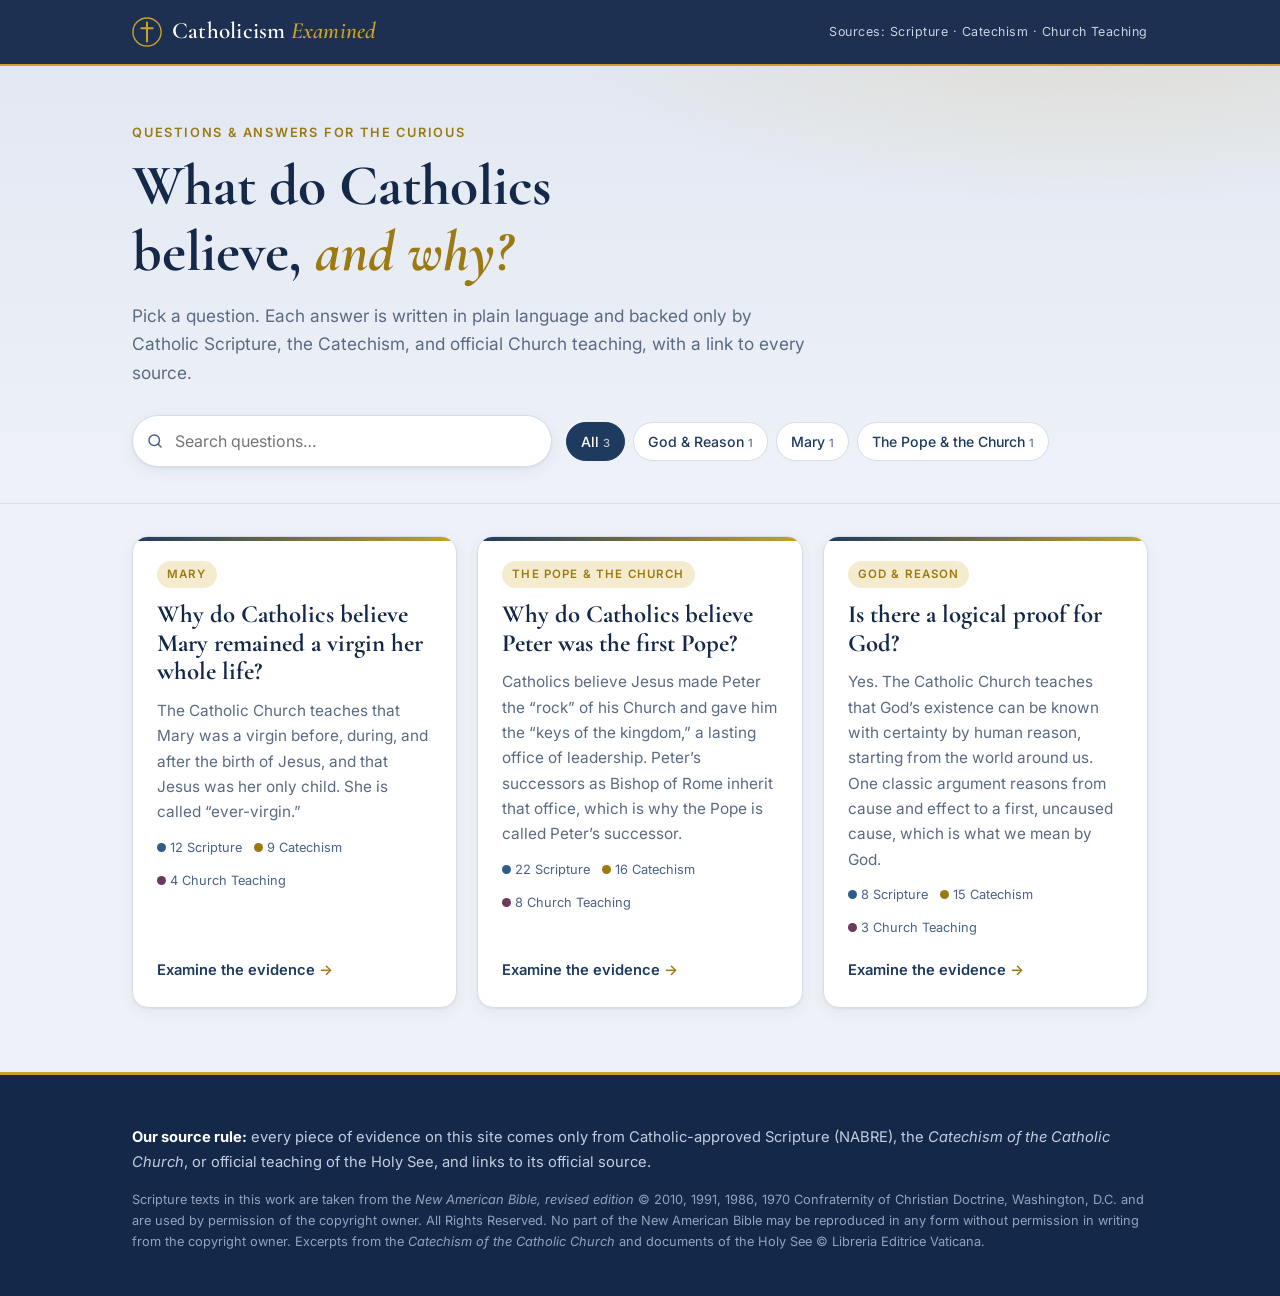
<file: index.html>
<!doctype html>
<html lang="en">
<head>
  <meta charset="utf-8">
  <meta name="viewport" content="width=device-width, initial-scale=1">
  <meta name="theme-color" content="#14284a">
  <title>Catholicism Examined</title>
  <meta name="description" content="Clear, sourced answers to common questions about Catholic beliefs, using only Scripture, the Catechism, and official Church teaching.">
  <link rel="preconnect" href="https://fonts.googleapis.com">
  <link rel="preconnect" href="https://fonts.gstatic.com" crossorigin>
  <link href="https://fonts.googleapis.com/css2?family=Cormorant+Garamond:ital,wght@0,500;0,600;0,700;1,500&family=Inter:wght@400;500;600&display=swap" rel="stylesheet">
  <link rel="stylesheet" href="css/styles.css">
</head>
<body>
  <a class="skip-link" href="#main">Skip to content</a>

  <header class="site-header">
    <div class="wrap header-inner">
      <a class="brand" href="#" aria-label="Catholicism Examined — home">
        <svg class="brand-mark" viewBox="0 0 32 32" aria-hidden="true">
          <circle cx="16" cy="16" r="15" fill="none" stroke="currentColor" stroke-width="1.5"/>
          <path d="M16 6v20M10 12h12" stroke="currentColor" stroke-width="2.2" stroke-linecap="round"/>
        </svg>
        <span>Catholicism <em>Examined</em></span>
      </a>
      <span class="header-tag">Sources: Scripture · Catechism · Church Teaching</span>
    </div>
  </header>

  <main id="main">
    <!-- HOME VIEW -->
    <section id="home-view" class="view">
      <div class="hero">
        <div class="wrap">
          <p class="eyebrow">Questions &amp; answers for the curious</p>
          <h1>What do Catholics believe, <span class="gold">and why?</span></h1>
          <p class="lede">Pick a question. Each answer is written in plain language and backed only by Catholic Scripture, the Catechism, and official Church teaching, with a link to every source.</p>
          <div class="controls">
            <label class="search">
              <svg viewBox="0 0 24 24" aria-hidden="true"><circle cx="11" cy="11" r="7" fill="none" stroke="currentColor" stroke-width="2"/><path d="M20 20l-4-4" stroke="currentColor" stroke-width="2" stroke-linecap="round"/></svg>
              <span class="sr-only">Search questions</span>
              <input id="search" type="search" placeholder="Search questions…" autocomplete="off">
            </label>
            <div id="category-filters" class="chips" role="group" aria-label="Filter by topic"></div>
          </div>
        </div>
      </div>
      <div class="wrap">
        <div id="claim-grid" class="claim-grid" aria-live="polite"></div>
        <p id="empty-state" class="empty" hidden>No questions match your search.</p>
      </div>
    </section>

    <!-- CLAIM DETAIL VIEW (filled in by js/app.js) -->
    <article id="claim-view" class="view" hidden></article>
  </main>

  <footer class="site-footer">
    <div class="wrap">
      <p><strong>Our source rule:</strong> every piece of evidence on this site comes only from Catholic-approved Scripture (NABRE), the <em>Catechism of the Catholic Church</em>, or official teaching of the Holy See, and links to its official source.</p>
      <p class="fine">Scripture texts in this work are taken from the <em>New American Bible, revised edition</em> © 2010, 1991, 1986, 1970 Confraternity of Christian Doctrine, Washington, D.C. and are used by permission of the copyright owner. All Rights Reserved. No part of the New American Bible may be reproduced in any form without permission in writing from the copyright owner. Excerpts from the <em>Catechism of the Catholic Church</em> and documents of the Holy See © Libreria Editrice Vaticana.</p>
    </div>
  </footer>

  <script src="js/claims.js"></script>
  <script src="js/app.js"></script>
</body>
</html>
</file>
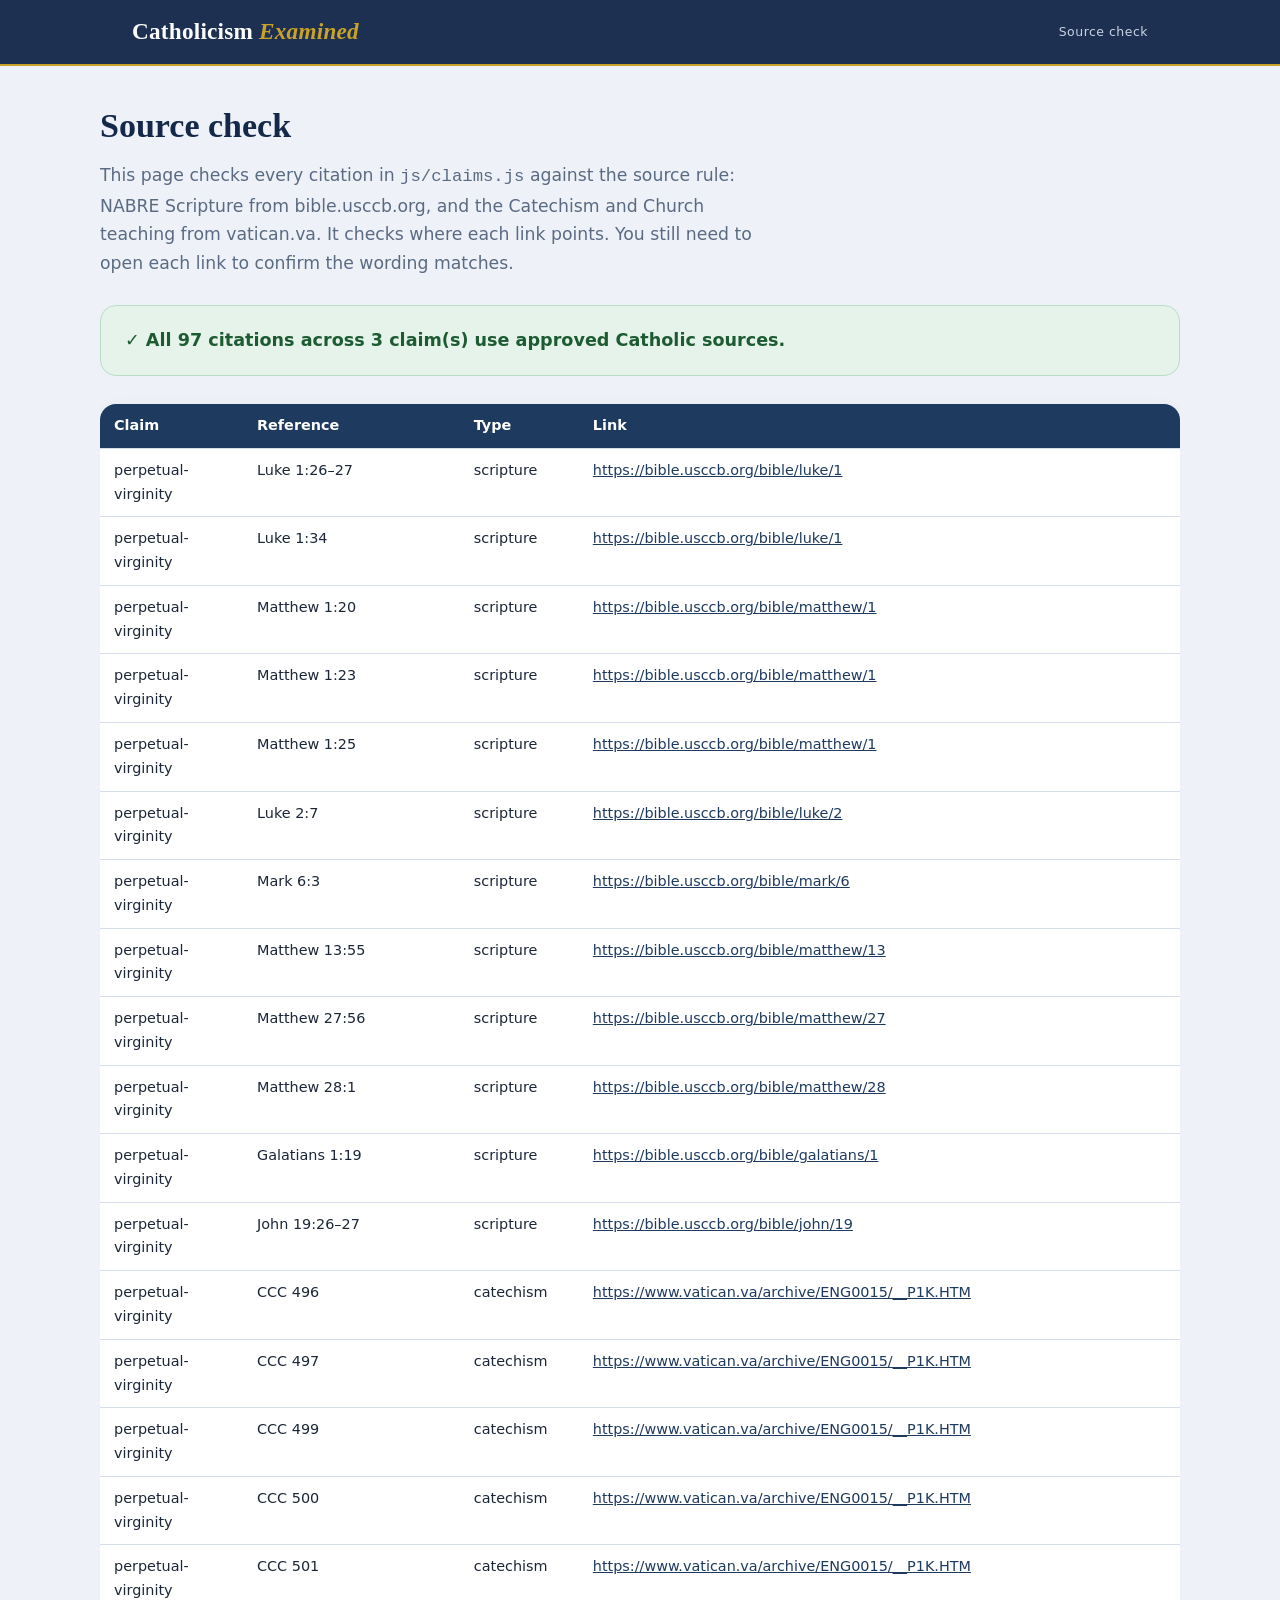
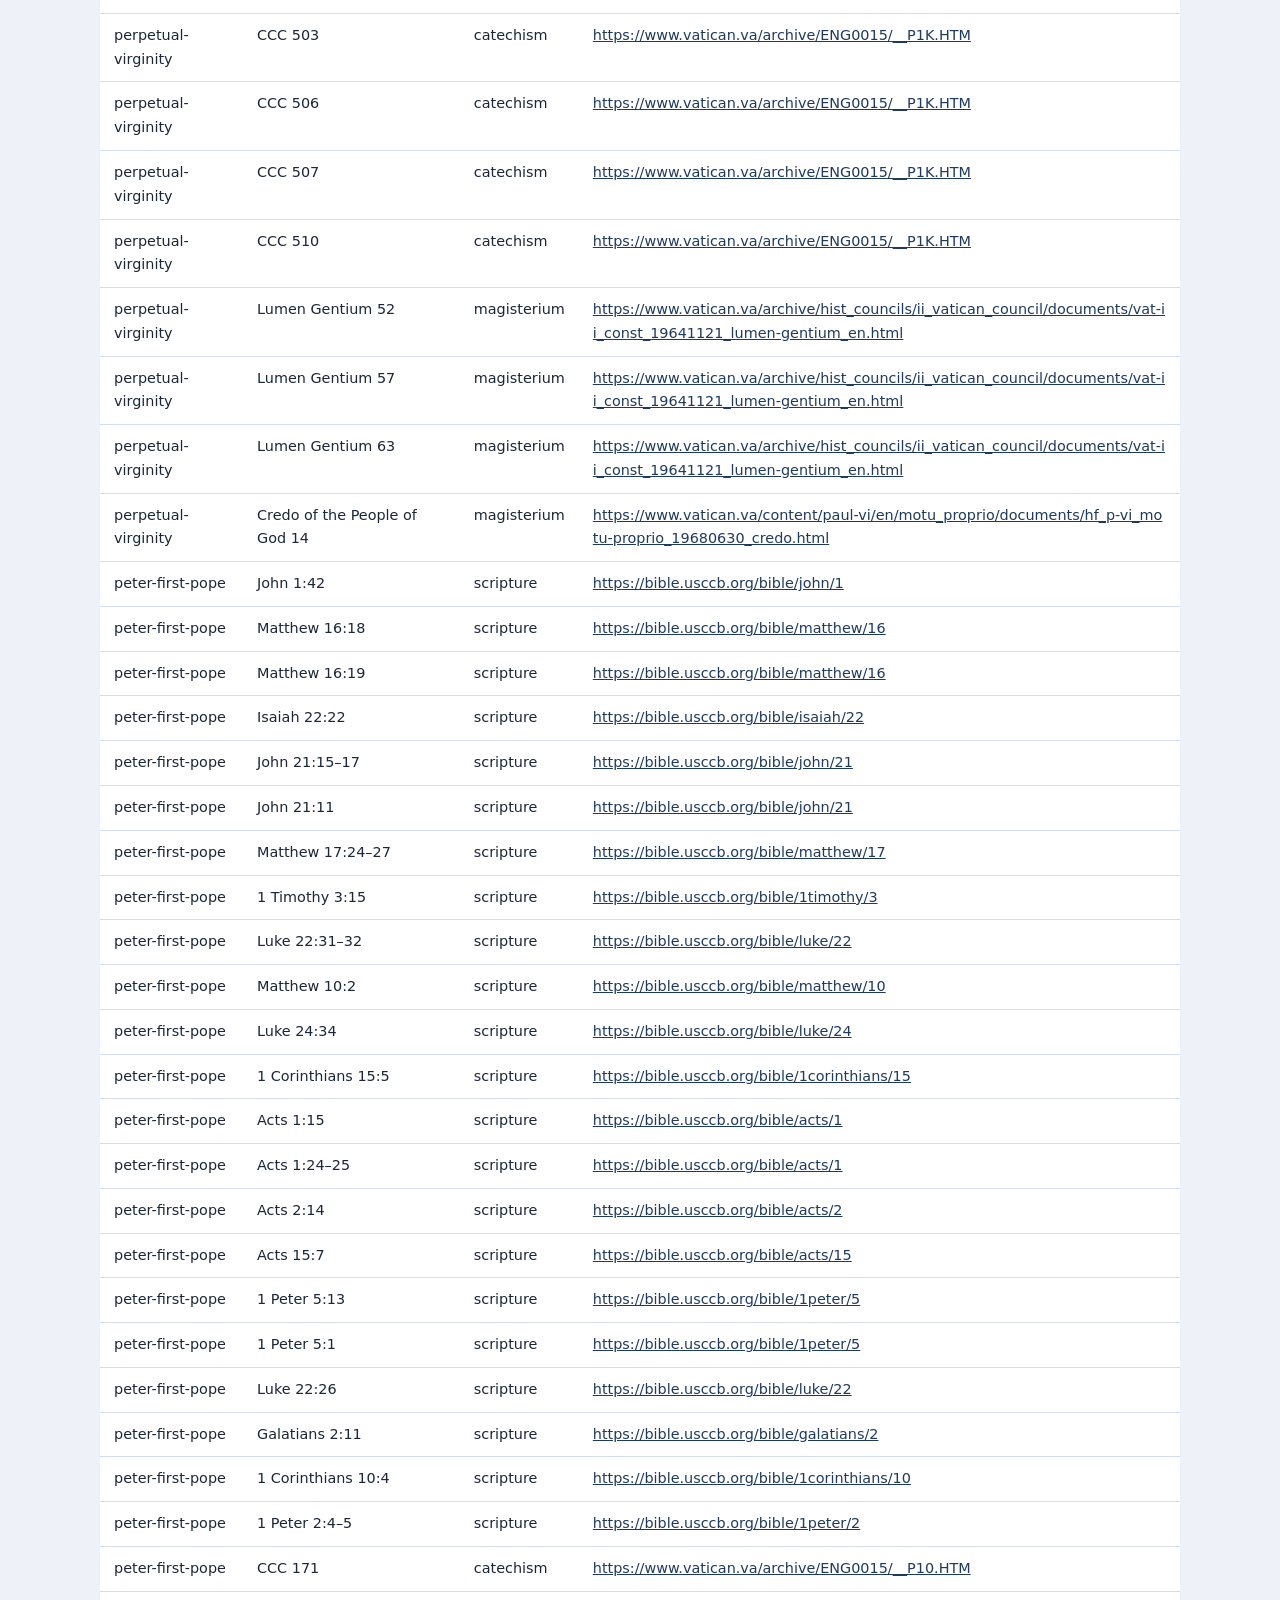
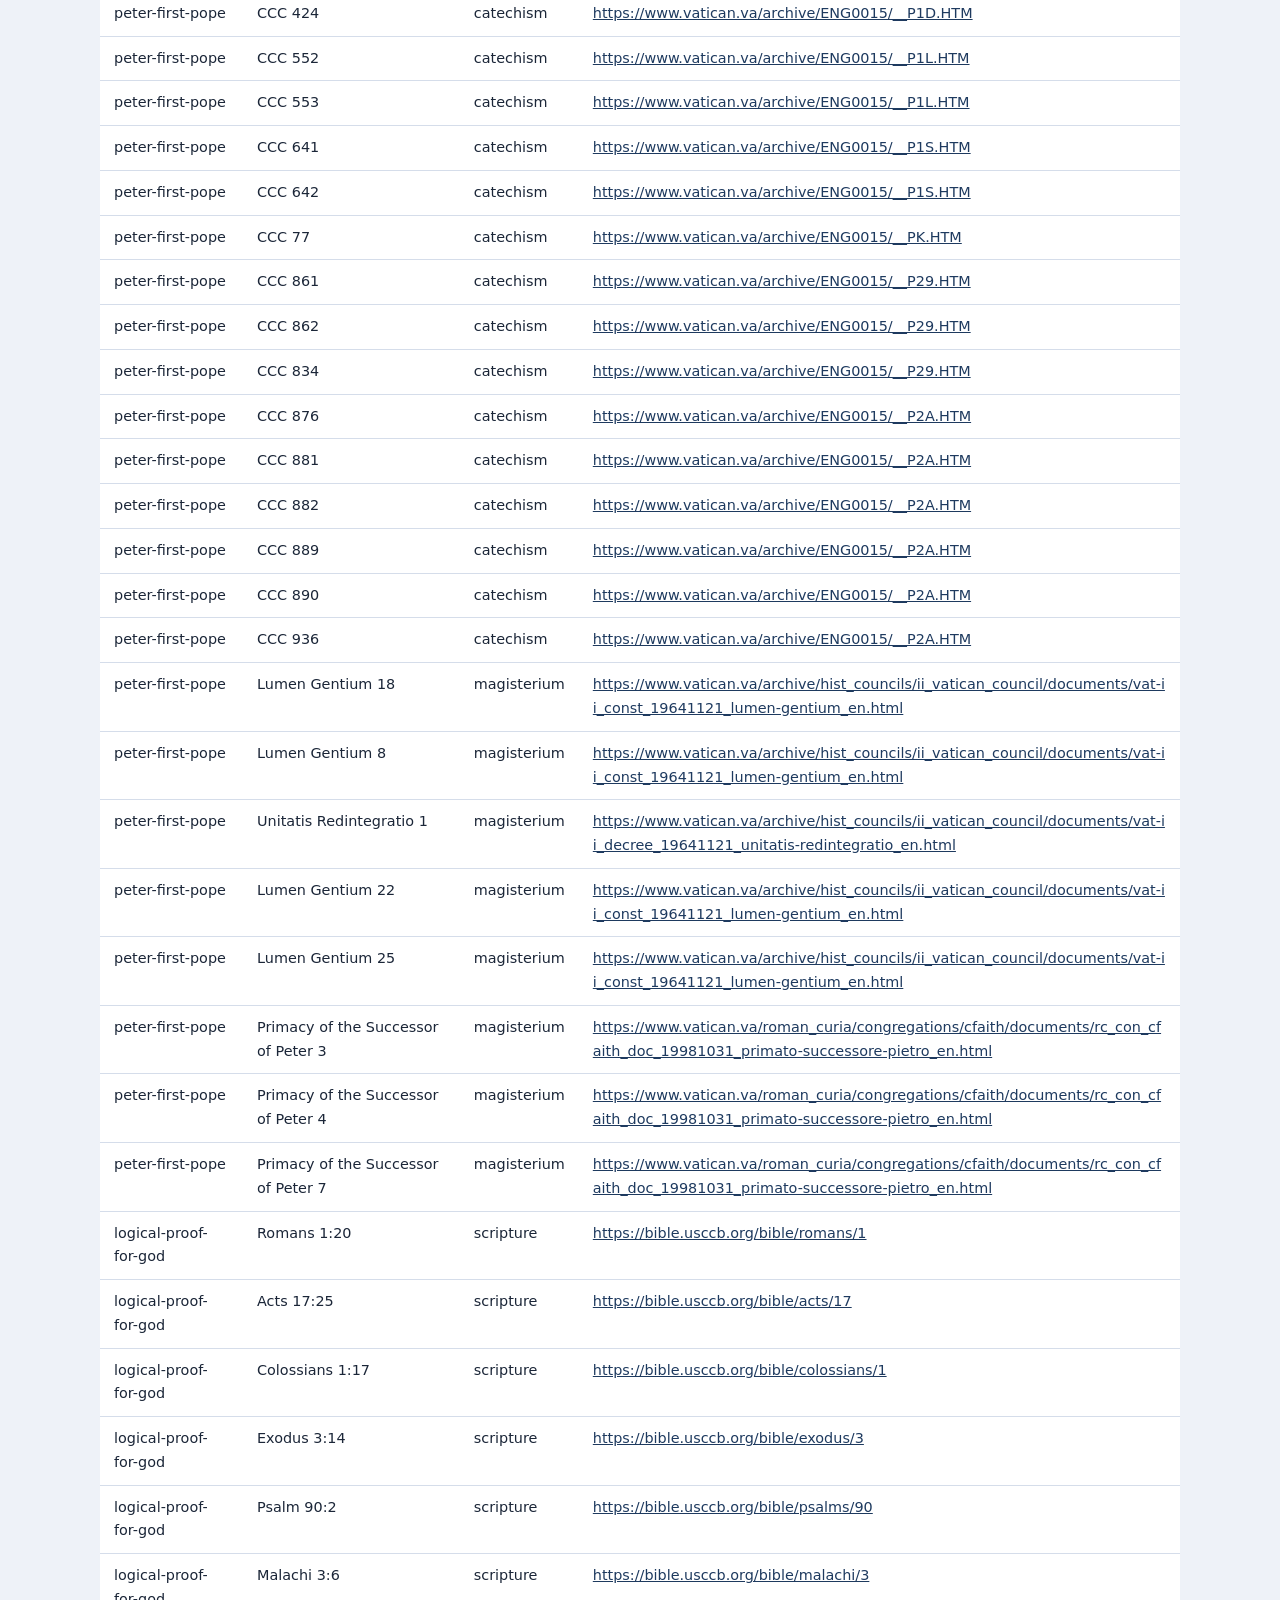
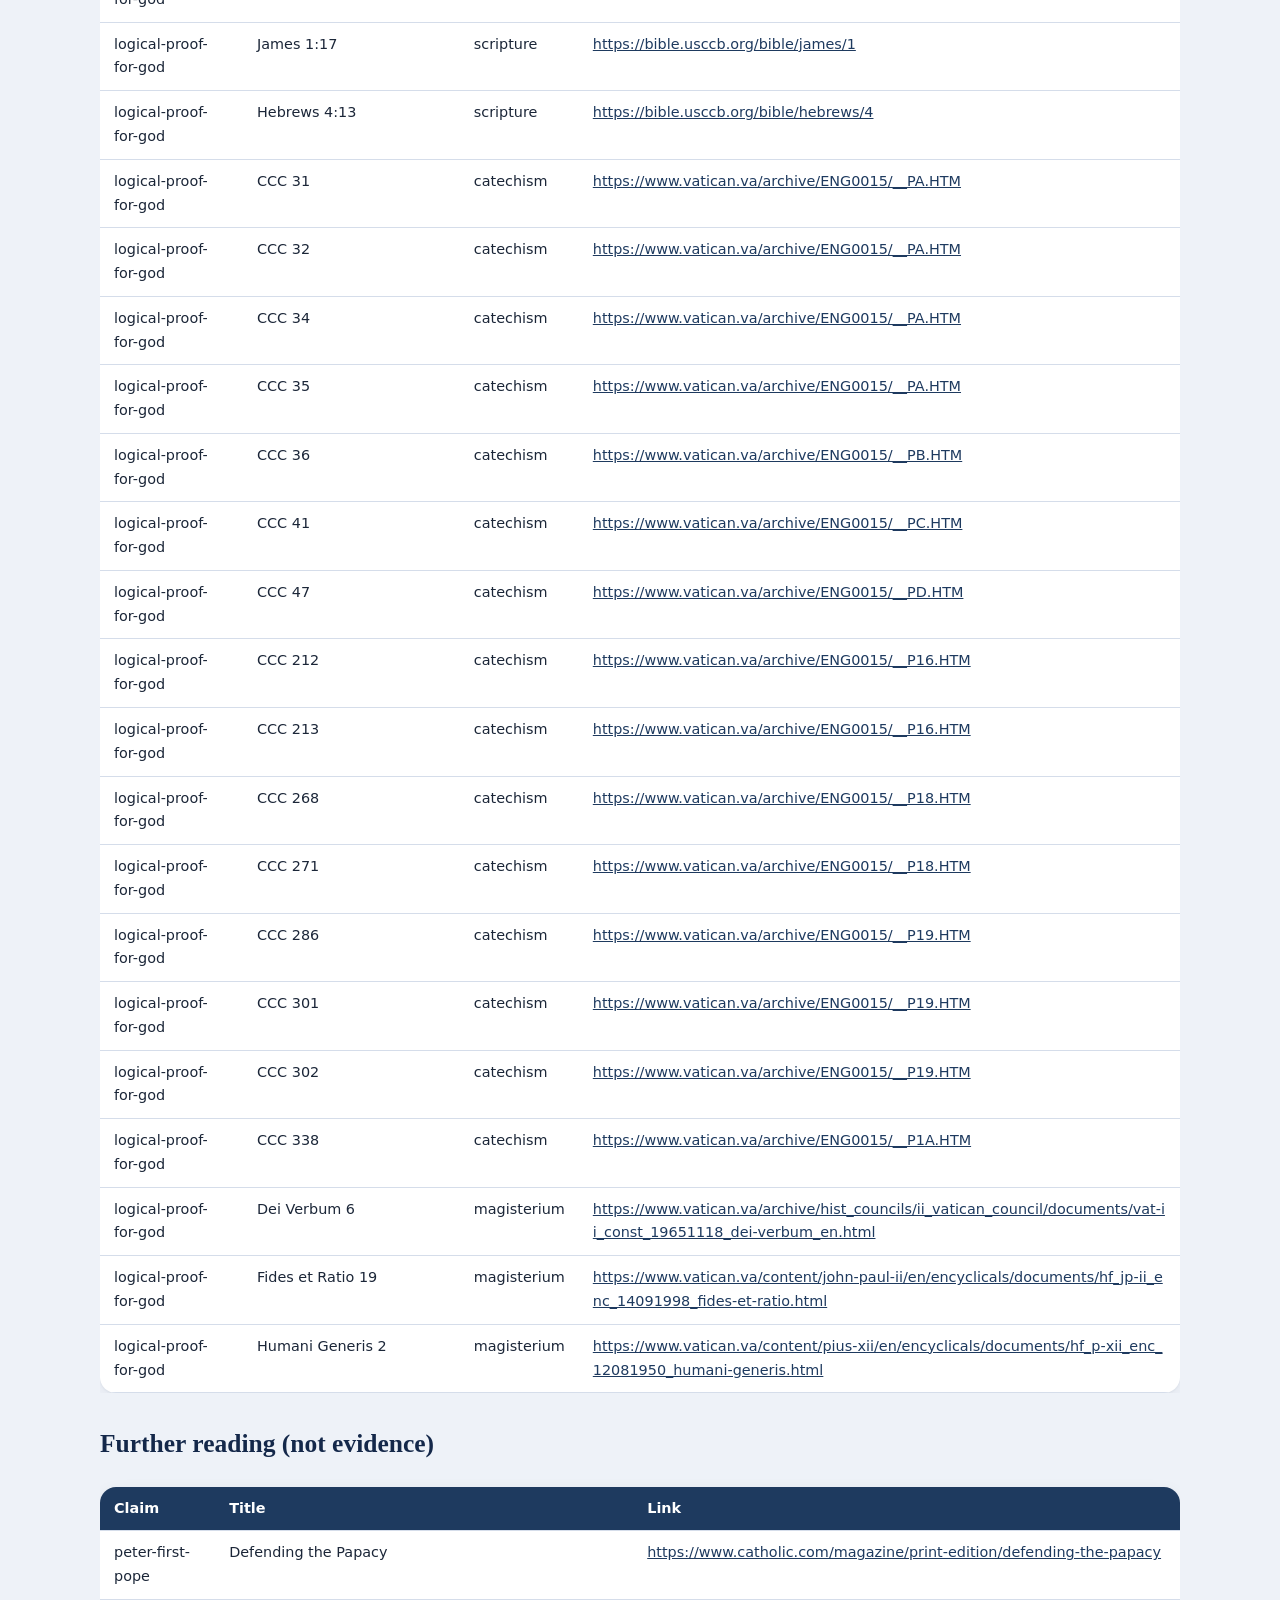
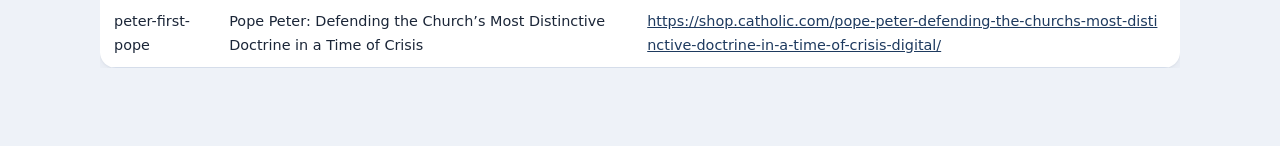
<file: verify.html>
<!doctype html>
<html lang="en">
<head>
  <meta charset="utf-8">
  <meta name="viewport" content="width=device-width, initial-scale=1">
  <title>Source Check · Catholicism Examined</title>
  <link rel="stylesheet" href="css/styles.css">
  <style>
    .report { padding: 40px 0 80px; }
    .status { padding: 20px 24px; border-radius: var(--radius); font-weight: 600; font-size: 1.1rem; }
    .status.pass { background: #e6f3ea; color: #1d5b33; border: 1px solid #b9dcc4; }
    .status.fail { background: #fbeaea; color: #8a1f1f; border: 1px solid #efc2c2; }
    .report table { width: 100%; border-collapse: collapse; margin-top: 28px; background: var(--surface); border-radius: var(--radius); overflow: hidden; box-shadow: var(--shadow); font-size: .9rem; }
    .report th, .report td { text-align: left; padding: 10px 14px; border-bottom: 1px solid var(--line); vertical-align: top; }
    .report th { background: var(--navy); color: #fff; font-weight: 600; }
    .report td a { word-break: break-all; }
    .table-wrap { overflow-x: auto; }
    .report li { margin-bottom: 6px; }
  </style>
</head>
<body>
  <header class="site-header"><div class="wrap header-inner"><a class="brand" href="index.html"><span>Catholicism <em>Examined</em></span></a><span class="header-tag">Source check</span></div></header>
  <main class="wrap report">
    <h1>Source check</h1>
    <p class="lede">This page checks every citation in <code>js/claims.js</code> against the source rule: NABRE Scripture from bible.usccb.org, and the Catechism and Church teaching from vatican.va. It checks where each link points. You still need to open each link to confirm the wording matches.</p>
    <div id="result"></div>
  </main>
  <script src="js/claims.js"></script>
  <script src="js/verify-rules.js"></script>
  <script>
    (function () {
      const esc = (s) => String(s ?? "").replace(/[&<>"]/g, (c) => ({ "&": "&amp;", "<": "&lt;", ">": "&gt;", '"': "&quot;" }[c]));
      const { errors, citations } = window.verifyClaims(window.CLAIMS, window.ALLOWED_SOURCES);
      const claims = window.CLAIMS || [];
      let html = errors.length
        ? `<div class="status fail">✗ Found ${errors.length} problem(s)</div><ul>${errors.map((e) => `<li>${esc(e)}</li>`).join("")}</ul>`
        : `<div class="status pass">✓ All ${citations} citations across ${claims.length} claim(s) use approved Catholic sources.</div>`;
      html += `<div class="table-wrap"><table><thead><tr><th>Claim</th><th>Reference</th><th>Type</th><th>Link</th></tr></thead><tbody>`;
      for (const c of claims) for (const ev of c.evidence || [])
        html += `<tr><td>${esc(c.id)}</td><td>${esc(ev.ref)}</td><td>${esc(ev.type)}</td><td><a href="${esc(ev.url)}" target="_blank" rel="noopener">${esc(ev.url)}</a></td></tr>`;
      html += `</tbody></table></div>`;
      const reading = claims.flatMap((c) => (c.furtherReading || []).map((r) => [c.id, r]));
      if (reading.length) {
        html += `<h2 style="margin-top:36px">Further reading (not evidence)</h2><div class="table-wrap"><table><thead><tr><th>Claim</th><th>Title</th><th>Link</th></tr></thead><tbody>`;
        for (const [id, r] of reading)
          html += `<tr><td>${esc(id)}</td><td>${esc(r.title)}</td><td><a href="${esc(r.url)}" target="_blank" rel="noopener">${esc(r.url)}</a></td></tr>`;
        html += `</tbody></table></div>`;
      }
      document.getElementById("result").innerHTML = html;
    })();
  </script>
</body>
</html>
</file>
<file: css/styles.css>
/* =========================================================
   Catholicism Examined — light navy & gold theme
   Change colors here and they update everywhere.
   ========================================================= */
:root {
  --bg:          #eef2f8;   /* light navy tint page background */
  --bg-deep:     #e2e8f2;
  --surface:     #ffffff;
  --navy:        #1e3a5f;   /* primary navy */
  --navy-deep:   #14284a;
  --navy-soft:   #4a6285;
  --ink:         #1b2638;   /* body text */
  --muted:       #5a6a82;
  --line:        #d5ddea;
  --gold:        #c9a227;   /* accent gold */
  --gold-deep:   #9c7a12;   /* gold for text (AA contrast on white) */
  --gold-soft:   #f5ecd0;
  --gold-faint:  #fbf6e7;

  --scripture:   #2f5d8a;
  --catechism:   #9c7a12;
  --magisterium: #6b3a5c;

  --radius:      16px;
  --radius-sm:   10px;
  --shadow:      0 1px 2px rgba(20,40,74,.06), 0 4px 16px rgba(20,40,74,.06);
  --shadow-lift: 0 2px 4px rgba(20,40,74,.08), 0 14px 32px rgba(20,40,74,.12);

  --serif: "Cormorant Garamond", Georgia, "Times New Roman", serif;
  --sans:  "Inter", system-ui, -apple-system, "Segoe UI", sans-serif;
}

*, *::before, *::after { box-sizing: border-box; }
html { scroll-behavior: smooth; -webkit-text-size-adjust: 100%; }
body {
  margin: 0;
  overflow-wrap: break-word;
  background: var(--bg);
  color: var(--ink);
  font: 400 17px/1.65 var(--sans);
  -webkit-font-smoothing: antialiased;
}
img, svg { display: block; }
a { color: var(--navy); }
h1, h2, h3 { font-family: var(--serif); color: var(--navy-deep); line-height: 1.15; margin: 0; }
button { font: inherit; cursor: pointer; -webkit-tap-highlight-color: transparent; touch-action: manipulation; }
:focus-visible { outline: 3px solid var(--gold); outline-offset: 2px; border-radius: 6px; }

.wrap { width: 100%; max-width: 1080px; margin: 0 auto; padding: 0 16px; }
@media (min-width: 720px) { .wrap { padding: 0 32px; } }

.sr-only { position: absolute; width: 1px; height: 1px; overflow: hidden; clip: rect(0 0 0 0); white-space: nowrap; }
.skip-link { position: absolute; left: -999px; top: 8px; background: var(--navy); color: #fff; padding: 8px 14px; border-radius: 8px; z-index: 100; }
.skip-link:focus { left: 8px; }

/* ---------- Header ---------- */
.site-header {
  position: sticky; top: 0; z-index: 20;
  background: rgba(20, 40, 74, .96);
  backdrop-filter: saturate(140%) blur(8px);
  border-bottom: 2px solid var(--gold);
}
.header-inner { display: flex; align-items: center; justify-content: space-between; gap: 16px; min-height: 64px; }
.brand { display: flex; align-items: center; gap: 10px; color: #fff; text-decoration: none; font: 600 1.45rem/1 var(--serif); letter-spacing: .01em; }
.brand em { font-style: italic; color: var(--gold); }
.brand-mark { width: 30px; height: 30px; color: var(--gold); }
.header-tag { color: #c9d3e3; font-size: .78rem; letter-spacing: .04em; display: none; }
@media (min-width: 720px) { .header-tag { display: block; } }

/* ---------- Hero ---------- */
.hero {
  background:
    radial-gradient(900px 300px at 85% -10%, rgba(201,162,39,.16), transparent 60%),
    linear-gradient(180deg, var(--bg-deep), var(--bg));
  padding: 56px 0 36px;
  border-bottom: 1px solid var(--line);
}
.eyebrow { margin: 0 0 10px; color: var(--gold-deep); font-weight: 600; font-size: .8rem; letter-spacing: .14em; text-transform: uppercase; }
.hero h1 { font-size: clamp(2.2rem, 6vw, 3.6rem); font-weight: 700; max-width: 16ch; }
.gold { color: var(--gold-deep); font-style: italic; }
.lede { max-width: 62ch; color: var(--muted); font-size: 1.08rem; margin: 16px 0 28px; }

.controls { display: flex; flex-wrap: wrap; gap: 14px; align-items: center; }
.search { position: relative; flex: 1 1 280px; max-width: 420px; }
.search svg { position: absolute; left: 14px; top: 50%; width: 18px; height: 18px; transform: translateY(-50%); color: var(--navy-soft); }
.search input {
  width: 100%; padding: 12px 14px 12px 42px;
  border: 1px solid var(--line); border-radius: 999px;
  background: var(--surface); color: var(--ink); font: inherit; font-size: 1rem;
  box-shadow: var(--shadow);
}
.search input:focus { outline: none; border-color: var(--gold); box-shadow: 0 0 0 3px rgba(201,162,39,.25); }

.chips { display: flex; flex-wrap: wrap; gap: 8px; }
.chip {
  border: 1px solid var(--line); background: var(--surface); color: var(--navy);
  padding: 7px 14px; border-radius: 999px; font-size: .88rem; font-weight: 500;
  transition: background .15s, color .15s, border-color .15s;
}
.chip:hover { border-color: var(--gold); }
.chip[aria-pressed="true"] { background: var(--navy); border-color: var(--navy); color: #fff; }
.chip .count { opacity: .7; margin-left: 4px; font-size: .8em; }

/* ---------- Claim cards ---------- */
.claim-grid { display: grid; grid-template-columns: repeat(auto-fill, minmax(min(300px, 100%), 1fr)); gap: 20px; padding: 32px 0 64px; }
.claim-card {
  position: relative; text-align: left; width: 100%;
  display: flex; flex-direction: column; gap: 12px;
  padding: 24px; border: 1px solid var(--line); border-radius: var(--radius);
  background: var(--surface); color: inherit; box-shadow: var(--shadow);
  transition: transform .2s ease, box-shadow .2s ease, border-color .2s;
  overflow: hidden;
}
.claim-card::before {
  content: ""; position: absolute; inset: 0 0 auto 0; height: 4px;
  background: linear-gradient(90deg, var(--navy), var(--gold));
}
@media (hover: hover) {
  .claim-card:hover { transform: translateY(-4px); box-shadow: var(--shadow-lift); border-color: #c8d2e2; }
  .claim-card:hover .card-cta span { transform: translateX(4px); }
}
.claim-card:active { transform: scale(.985); }
.claim-card h2 { font-size: 1.55rem; font-weight: 700; }
.claim-card p { margin: 0; color: var(--muted); font-size: .96rem; }
.cat-tag { align-self: flex-start; background: var(--gold-soft); color: var(--gold-deep); font-size: .72rem; font-weight: 600; letter-spacing: .1em; text-transform: uppercase; padding: 4px 10px; border-radius: 999px; }
.card-meta { display: flex; gap: 12px; flex-wrap: wrap; font-size: .8rem; color: var(--navy-soft); }
.card-cta { margin-top: auto; padding-top: 8px; color: var(--navy); font-weight: 600; font-size: .92rem; }
.card-cta span { display: inline-block; transition: transform .2s; color: var(--gold-deep); }
.empty { text-align: center; color: var(--muted); padding: 40px 0 80px; }

/* ---------- Claim detail view ---------- */
.detail-hero { background: linear-gradient(160deg, var(--navy-deep), var(--navy)); color: #fff; padding: 28px 0 44px; position: relative; overflow: hidden; }
.detail-hero::after { content: ""; position: absolute; inset: auto 0 0 0; height: 3px; background: var(--gold); }
.back-btn { display: inline-flex; align-items: center; gap: 6px; background: rgba(255,255,255,.08); border: 1px solid rgba(255,255,255,.18); color: #fff; padding: 8px 14px; border-radius: 999px; font-size: .88rem; margin-bottom: 26px; transition: background .15s; }
@media (hover: hover) { .back-btn:hover { background: rgba(255,255,255,.16); } }
.detail-hero .cat-tag { background: rgba(201,162,39,.2); color: #f1d98a; }
.detail-hero h1 { color: #fff; font-size: clamp(2rem, 5.5vw, 3.2rem); margin-top: 14px; max-width: 22ch; }

.detail-body { padding: 0 0 72px; }
.answer-box {
  margin-top: -24px; position: relative; z-index: 1;
  background: var(--gold-faint); border: 1px solid #ead9a4; border-left: 5px solid var(--gold);
  border-radius: var(--radius); padding: 22px 24px; box-shadow: var(--shadow);
}
.answer-box .label { font-size: .74rem; font-weight: 600; letter-spacing: .14em; text-transform: uppercase; color: var(--gold-deep); margin: 0 0 6px; }
.answer-box p:last-child { margin: 0; font-family: var(--serif); font-size: 1.42rem; line-height: 1.4; color: var(--navy-deep); font-weight: 600; }

.detail-grid { display: grid; gap: 40px; margin-top: 40px; }
.detail-grid > * { min-width: 0; }   /* lets long text wrap instead of widening the page */
@media (min-width: 960px) { .detail-grid { grid-template-columns: 240px 1fr; } }

/* "On this page" — a row of jump buttons on phones/tablets, a sticky sidebar on desktop */
.toc { display: flex; flex-wrap: wrap; gap: 8px; }
.toc p { display: none; }
.toc a {
  display: inline-flex; align-items: center; min-height: 40px; padding: 0 16px;
  border: 1px solid var(--line); border-radius: 999px; background: var(--surface);
  color: var(--navy); text-decoration: none; font-size: .9rem; font-weight: 500;
}
@media (max-width: 959px) { .detail-grid { gap: 28px; margin-top: 24px; } }
@media (min-width: 960px) {
  .toc p { display: block; }
  .toc { display: block; position: sticky; top: 92px; align-self: start; }
  .toc p { margin: 0 0 10px; font-size: .74rem; font-weight: 600; letter-spacing: .14em; text-transform: uppercase; color: var(--muted); }
  .toc a { display: block; min-height: 0; padding: 6px 12px; border: 0; border-left: 2px solid var(--line); border-radius: 0; background: none; color: var(--navy-soft); font-weight: 400; font-size: .92rem; }
  .toc a:hover { color: var(--navy); border-color: var(--gold); }
}

.section { scroll-margin-top: 88px; }
.section + .section { margin-top: 52px; }
.section-title { display: flex; align-items: center; gap: 12px; font-size: 1.9rem; margin-bottom: 18px; }
.section-title::after { content: ""; flex: 1; height: 1px; background: linear-gradient(90deg, var(--gold), transparent); }
.prose p { margin: 0 0 1em; max-width: 68ch; }

/* Evidence filters */
.ev-tabs { display: flex; flex-wrap: wrap; gap: 8px; margin-bottom: 20px; }
.ev-tab { display: inline-flex; align-items: center; gap: 8px; }
.dot { width: 9px; height: 9px; border-radius: 50%; display: inline-block; }
.dot.scripture { background: var(--scripture); }
.dot.catechism { background: var(--catechism); }
.dot.magisterium { background: var(--magisterium); }

.ev-group + .ev-group { margin-top: 30px; }
.ev-group-title { display: flex; align-items: center; gap: 10px; margin: 0 0 14px; font: 600 .8rem/1 var(--sans); letter-spacing: .14em; text-transform: uppercase; color: var(--muted); }
.ev-list { display: grid; gap: 14px; }

.ev-card {
  --accent: var(--navy);
  background: var(--surface); border: 1px solid var(--line); border-radius: var(--radius);
  padding: 20px 22px; box-shadow: var(--shadow); border-top: 3px solid var(--accent);
  scroll-margin-top: 96px; transition: box-shadow .3s, border-color .3s;
  animation: rise .35s ease both;
}
.ev-card.scripture { --accent: var(--scripture); }
.ev-card.catechism { --accent: var(--catechism); }
.ev-card.magisterium { --accent: var(--magisterium); }
.ev-card.flash { box-shadow: 0 0 0 3px var(--gold), var(--shadow-lift); }
.ev-head { display: flex; flex-wrap: wrap; align-items: baseline; justify-content: space-between; gap: 6px 12px; margin-bottom: 12px; }
.ev-ref { font: 700 1.3rem/1.2 var(--serif); color: var(--accent); }
.ev-source { font-size: .8rem; color: var(--muted); }
.ev-quote {
  margin: 0; padding: 4px 0 4px 18px; border-left: 3px solid var(--gold);
  font: italic 500 1.28rem/1.5 var(--serif); color: var(--navy-deep);
}
.ev-plain { margin: 14px 0 0; padding: 12px 14px; background: var(--bg); border-radius: var(--radius-sm); font-size: .96rem; }
.ev-plain strong { color: var(--navy); }
.ev-note { margin: 10px 0 0; font-size: .88rem; color: var(--muted); }
.ev-note strong { color: var(--navy-soft); }
.ev-link { display: inline-flex; align-items: center; gap: 4px; margin-top: 12px; font-size: .88rem; font-weight: 600; color: var(--navy); text-decoration: underline; text-decoration-color: var(--gold); text-decoration-thickness: 1.5px; text-underline-offset: 4px; }
.ev-link:hover { color: var(--gold-deep); }

/* Objections accordion */
.faq { display: grid; gap: 12px; }
.faq details { background: var(--surface); border: 1px solid var(--line); border-radius: var(--radius); box-shadow: var(--shadow); overflow: hidden; }
.faq summary {
  list-style: none; cursor: pointer; padding: 18px 52px 18px 22px; position: relative;
  font: 700 1.25rem/1.3 var(--serif); color: var(--navy-deep);
}
.faq summary::-webkit-details-marker { display: none; }
.faq summary::after {
  content: "+"; position: absolute; right: 20px; top: 50%; transform: translateY(-50%);
  width: 26px; height: 26px; border-radius: 50%; display: grid; place-items: center;
  background: var(--gold-soft); color: var(--gold-deep); font: 600 1.1rem/1 var(--sans);
  transition: transform .2s;
}
.faq details[open] summary::after { content: "−"; }
.faq details[open] summary { border-bottom: 1px solid var(--line); }
.faq-body { padding: 16px 22px 20px; }
.faq-body p { margin: 0 0 12px; }
.ref-chips { display: flex; flex-wrap: wrap; gap: 6px; align-items: center; }
.ref-chips span { font-size: .8rem; color: var(--muted); margin-right: 2px; }
.ref-chip { border: 1px solid var(--line); background: var(--bg); color: var(--navy); border-radius: 999px; padding: 4px 11px; font-size: .8rem; font-weight: 500; }
.ref-chip:hover { border-color: var(--gold); background: var(--gold-faint); }

/* Step-by-step argument */
.steps { list-style: none; margin: 0; padding: 0; display: grid; gap: 14px; counter-reset: step; }
.step {
  counter-increment: step; position: relative;
  background: var(--surface); border: 1px solid var(--line); border-radius: var(--radius);
  box-shadow: var(--shadow); padding: 20px 22px 20px 74px;
}
.step::before {
  content: counter(step); position: absolute; left: 20px; top: 18px;
  width: 38px; height: 38px; border-radius: 50%; display: grid; place-items: center;
  background: var(--navy); color: var(--gold); border: 2px solid var(--gold);
  font: 700 1.2rem/1 var(--serif);
}
.step h3 { font-size: 1.35rem; margin: 4px 0 8px; }
.step-label { display: inline-block; font-size: .72rem; font-weight: 600; letter-spacing: .12em; text-transform: uppercase; color: var(--navy-soft); }
/* Conclusions stand out in gold, so readers see where the premises lead */
.step-conclusion { background: var(--gold-faint); border-color: #ead9a4; }
.step-conclusion::before { background: var(--gold); color: var(--navy-deep); border-color: var(--navy); }
.step-conclusion .step-label { color: var(--gold-deep); }
.step p { margin: 0 0 12px; max-width: 68ch; }

/* Further reading (not evidence) */
.reading-box { border: 1px dashed var(--navy-soft); border-radius: var(--radius); padding: 18px 22px; background: var(--surface); }
.reading-flag { margin: 0 0 12px; font-size: .74rem; font-weight: 600; letter-spacing: .12em; text-transform: uppercase; color: var(--muted); }
.reading-item + .reading-item { margin-top: 16px; padding-top: 16px; border-top: 1px solid var(--line); }
.reading-item a { font: 700 1.25rem/1.3 var(--serif); color: var(--navy-deep); text-decoration: underline; text-decoration-color: var(--gold); text-underline-offset: 4px; }
.reading-item p { margin: 6px 0 0; font-size: .92rem; color: var(--muted); }
.reading-item .reading-meta { font-size: .85rem; color: var(--navy-soft); }

.source-note { margin-top: 52px; padding: 18px 22px; border-radius: var(--radius); background: var(--navy-deep); color: #d9e1ee; font-size: .9rem; }
.source-note strong { color: var(--gold); }

/* ---------- Footer ---------- */
.site-footer { background: var(--navy-deep); color: #c3cde0; padding: 36px 0 44px; border-top: 3px solid var(--gold); font-size: .92rem; }
.site-footer strong { color: #fff; }
.site-footer .fine { font-size: .8rem; color: #93a3bd; margin-bottom: 0; }

/* ---------- Phones (up to 600px wide) ---------- */
@media (max-width: 600px) {
  body { font-size: 16.5px; }
  .header-inner { min-height: 56px; }
  .brand { font-size: 1.3rem; }
  .brand-mark { width: 26px; height: 26px; }

  .hero { padding: 36px 0 26px; }
  .lede { font-size: 1rem; margin: 12px 0 22px; }
  .search { flex-basis: 100%; max-width: none; }
  .chip { min-height: 40px; }

  .claim-grid { gap: 16px; padding: 24px 0 48px; }
  .claim-card { padding: 22px 20px; }
  .claim-card h2 { font-size: 1.45rem; }

  .detail-hero { padding: 20px 0 40px; }
  .back-btn { min-height: 40px; margin-bottom: 20px; }
  .detail-hero h1 { font-size: 1.9rem; }

  .answer-box { padding: 18px 18px 18px 16px; }
  .answer-box p:last-child { font-size: 1.24rem; }

  .section + .section { margin-top: 40px; }
  .section-title { font-size: 1.65rem; margin-bottom: 14px; }

  .ev-card { padding: 18px 16px; }
  .ev-ref { font-size: 1.2rem; }
  .ev-quote { font-size: 1.18rem; padding-left: 14px; }
  .ev-plain { font-size: .95rem; }
  .ev-link { padding: 8px 0; margin-top: 4px; }

  .faq summary { padding: 16px 50px 16px 16px; font-size: 1.15rem; }
  .faq-body { padding: 14px 16px 18px; }
  .ref-chip { min-height: 36px; padding: 0 12px; font-size: .82rem; }

  .step { padding: 16px 16px 16px 60px; }
  .step::before { left: 14px; top: 16px; width: 34px; height: 34px; font-size: 1.1rem; }
  .step h3 { font-size: 1.2rem; }
  .reading-box { padding: 16px; }

  .source-note { margin-top: 40px; padding: 16px 18px; }
  .site-footer { padding: 28px 0 36px; }
}

/* ---------- Motion ---------- */
.view:not([hidden]) { animation: rise .4s ease both; }
@keyframes rise { from { opacity: 0; transform: translateY(12px); } to { opacity: 1; transform: none; } }
@media (prefers-reduced-motion: reduce) {
  *, *::before, *::after { animation: none !important; transition: none !important; scroll-behavior: auto !important; }
}
</file>
